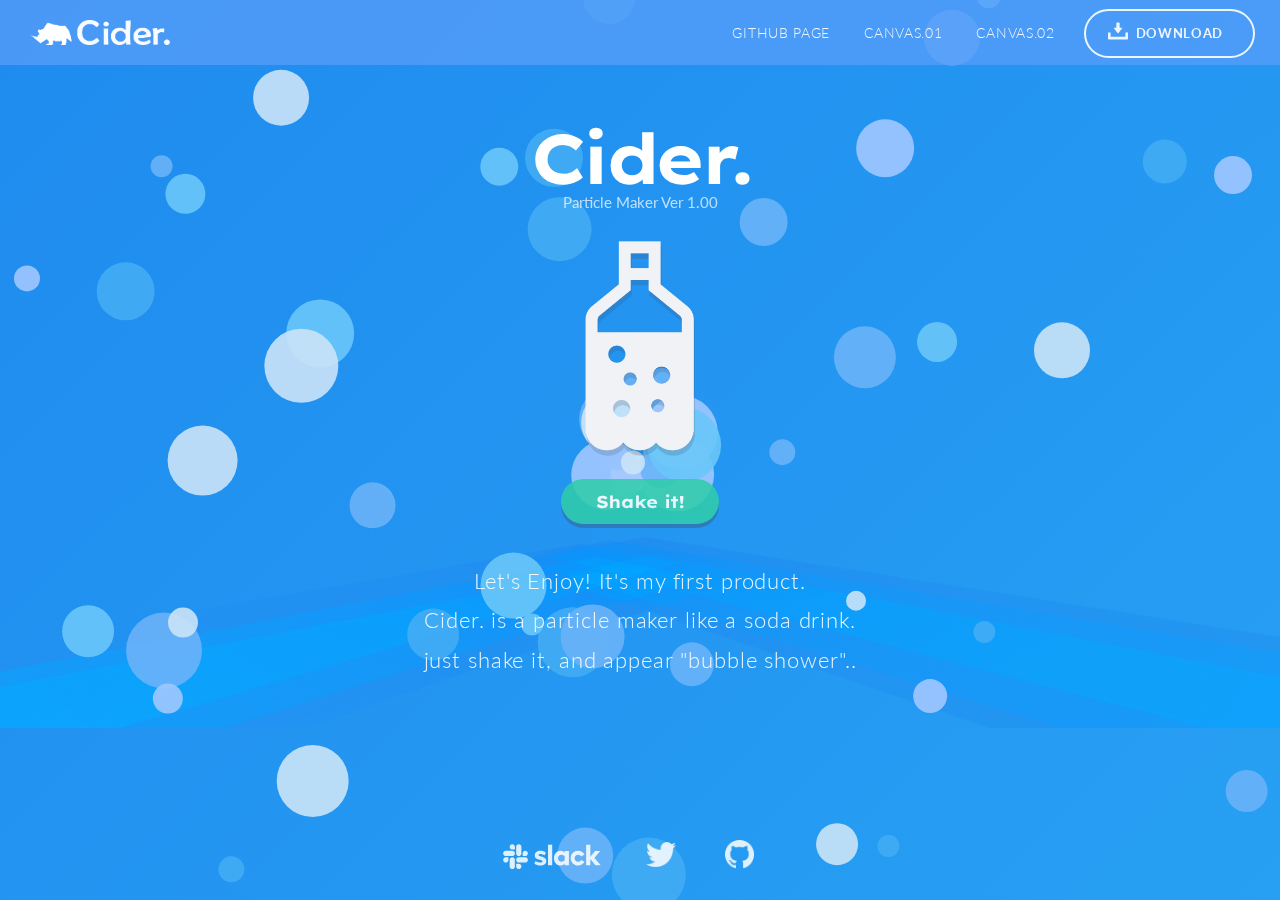
<file: index.html>
<!DOCTYPE html>
<html lang="ja">

<head>
  <meta charset="UTF-8" />
  <meta name="viewport" content="width=device-width, initial-scale=1.0" />
  <meta http-equiv="X-UA-Compatible" content="ie=edge" />
  <title>Cider.| Particle Maker V 1.00</title>
  <link href="https://fonts.googleapis.com/css?family=Lato:300,400|Lexend+Exa&display=swap" rel="stylesheet" />
  <link rel="stylesheet" href="style.css" />
</head>

<body>
  <div class="wrapper">
    <div class="navWrapper">
      <div class="logo">
        <h1>
          <a href="https://peke-pon.github.io/Cider/"><img src="images/logo.png" alt="Cider." width="140"/></a>
        </h1>
      </div>
      <div class="navRight">
        <div id="menu-icon">
          <span class="first"></span>
          <span class="second"></span>
          <span class="third"></span>
        </div>
        <nav id="nav">
          <ul>
              <li>
                  <a href="https://github.com/peke-pon/Cider" target="_blank">GITHUB PAGE</a>
                </li>
            <li>
              <a href="sample01/index.html">CANVAS.01</a>
            </li>
            <li>
              <a href="sample02/index.html">CANVAS.02</a>
            </li>
            <li>
              <a href="https://github.com/peke-pon/Cider/archive/master.zip" class="btn">DOWNLOAD</a>
            </li>
          </ul>
        </nav>
      </div>
    </div>
    <div class="mainArea">
      <div id="canvas-wrap">
        <canvas id="canvas-container"></canvas>
        <canvas id="canvas"></canvas>
      </div>
      <div class="mainInner">
        <main>
          <div class="title">
            <h2>Cider.</h2>
            <span class="subTxt">Particle Maker Ver 1.00</span>
          </div>
          <div class="mainImage">
            <img src="images/mainImage.png" alt="soda drink" onselectstart="return false;"
              onmousedown="return false;" width="110" />
          </div>
          <div class="btnArea">
            <a href="#" id="bottleBtn">Shake it!</a>
          </div>
          <div class="textArea">
            <p>
              Let's Enjoy! It's my first product. <br />
              Cider. is a particle maker like a soda drink.<br />
              just shake it, and appear<br class="d-none"> "bubble shower"..
            </p>
          </div>
        </main>
      </div>
    </div>
    <footer>
      <div class="footerArea">
        <div class="footRight">
          <ul>
            <li><a href="https://slack.com/intl/ja-jp/" class="slack" target="_blank"><span></span></a></li>
            <li><a href="https://twitter.com/" class="twiiter" target="_blank"></a></li>
            <li><a href="https://github.com/peke-pon" class="github" target="_blank"></a></li>
          </ul>
        </div>
      </div>
    </footer>
  </div>
  <script src="index.js"></script>
</body>

</html>
</file>
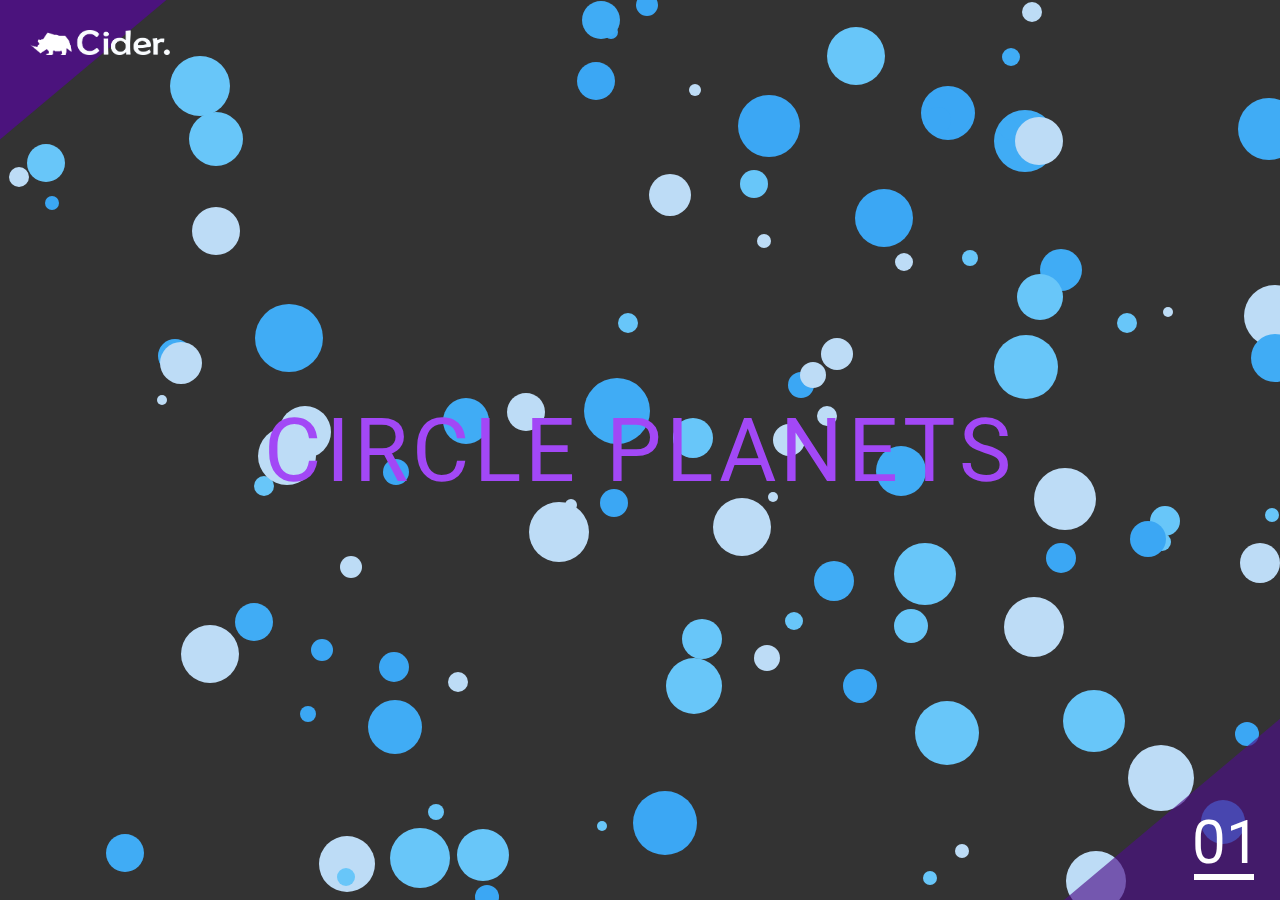
<file: sample01/index.html>
<!DOCTYPE html>
<html lang="ja">

<head>
  <meta charset="UTF-8" />
  <meta name="viewport" content="width=device-width, initial-scale=1.0" />
  <meta http-equiv="X-UA-Compatible" content="ie=edge" />
  <title>Cider.| sample01</title>
  <link href="https://fonts.googleapis.com/css?family=Lato:300,400|Lexend+Exa&display=swap" rel="stylesheet" />
  <link rel="stylesheet" href="style.css" />
</head>
<body>
<div id="canvasWrap">
	<canvas id="contents"></canvas>
	<div id="canvas-txt"><p>
    CIRCLE PLANETS</p></div>
    <div class="logo">
      <a href="https://peke-pon.github.io/Cider/"><img src="../images/logo.png" alt="logo" width="140"></a></div>
      <span class="sub">01</span>
</div>
  <script src="index.js"></script>
</body>

</html>
</file>
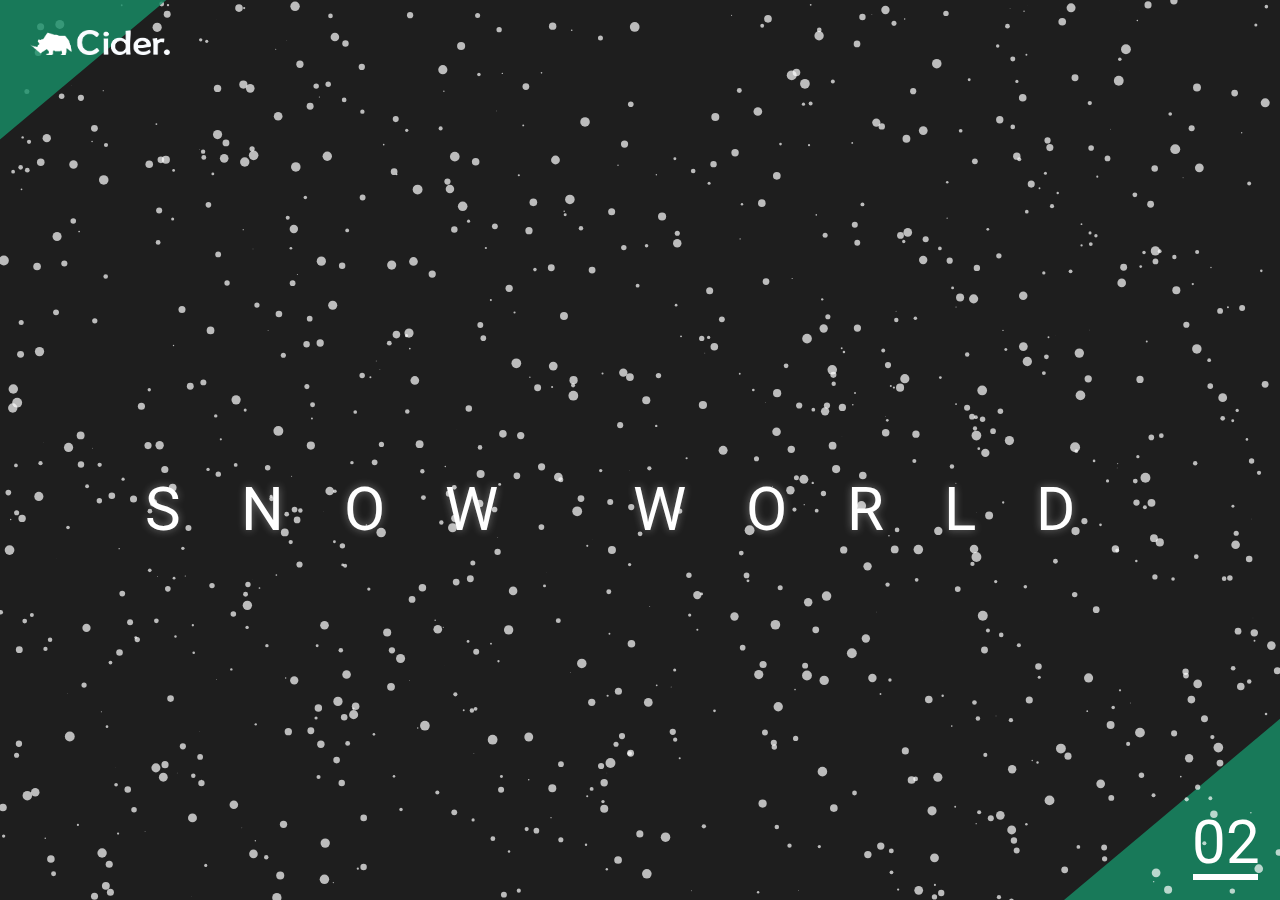
<file: sample02/index.html>
<!DOCTYPE html>
<html lang="ja">

<head>
  <meta charset="UTF-8" />
  <meta name="viewport" content="width=device-width, initial-scale=1.0" />
  <meta http-equiv="X-UA-Compatible" content="ie=edge" />
  <title>Cider.| sample02</title>
  <link href="https://fonts.googleapis.com/css?family=Lato:300,400|Lexend+Exa&display=swap" rel="stylesheet" />
  <link rel="stylesheet" href="style.css" />
</head>

<body>
  <div id="canvasWrap">
      <div class="logo">
          <a href="https://peke-pon.github.io/Cider/"><img src="../images/logo.png" alt="logo" width="140"></a>
      </div>
    <canvas id="contents"></canvas>
    <div id="canvas-txt">
      <p class="snow">
        SNOW WORLD</p>
      </div>
    <span class="sub">02</span>
  </div>
  <script src="index.js"></script>
</body>

</html>
</file>
<file: style.css>
@charset 'utf-8';

body {
  font-family: "Lato", sans-serif;
  font-weight: 300;
  margin: 0;
  background: #1f8bef;
  background: -moz-linear-gradient(-45deg,
      #1f8bef 0%,
      #27a0f3 100%);
  background: -webkit-linear-gradient(-45deg,
      #1f8bef 0%,
      #27a0f3 100%);
  background: linear-gradient(135deg,
      #1f8bef 0%,
      #27a0f3 100%);
  filter: progid:DXImageTransform.Microsoft.gradient(startColorstr='#1f8bef', endColorstr='#27a0f3', GradientType=1);
  user-select: none;
  -moz-user-select: none;
  -webkit-user-select: none;
  -ms-user-select: none;
}

html,
body {
  height: 100%;
}

ul {
  list-style: none;
  margin: 0;
  padding: 0;
}

a {
  text-decoration: none;
}

.wrapper {
  width: 100%;
  height: 100%;
  position: relative;
  overflow: hidden;
}

.wrapper:after {
  background: url(images/background.png) no-repeat;
  display: block;
  content: "";
  width: 100%;
  height: 32%;
  position: relative;
  background-size: contain;
  left: 0;
  bottom: 19%;
}

.navWrapper {
  display: flex;
  position: relative;
  z-index: 10;
  height: 65px;
  padding-left: 30px;
  padding-right: 25px;
  background: rgba(87, 157, 248, 0.753);
  -webkit-box-pack: justify;
  -ms-flex-pack: justify;
  justify-content: space-between;
  -webkit-box-align: center;
  -ms-flex-align: center;
  align-items: center;
  box-sizing: border-box;
}

.navWrapper h1 {
  margin: 0;
  vertical-align: -2px;
  box-sizing: border-box;
  transition: 0.5s;
}

.navWrapper h1:hover {
  transform: rotate(4deg);
}

nav ul li {
  display: inline-block;
}

nav ul li a {
  display: block;
  font-size: 14px;
  letter-spacing: 0.05em;
  color: #fff;
  opacity: 0.9;
  height: 100%; 
  line-height: 65px;
  padding-left: 15px;
  padding-right: 15px;
  box-sizing: border-box;
  transition: 0.3s;
}

nav ul li a:hover {
  opacity: 1;
  font-weight: bold;
}

.navRight {
  position: relative;
}

.navRight .btn {
  font-size: 13px;
  font-weight: bold;
  line-height: 45px;
  padding-left: 50px;
  padding-right: 30px;
  border: 2px solid rgba(255, 255, 255, 1);
  margin-left: 10px;
  border-radius: 30px;
  position: relative;
}

.navRight .btn:before {
  display: block;
  content: "";
  width: 20px;
  height: 20px;
  position: absolute;
  top: 10px;
  left: 22px;
  background: url(images/dwn.svg) no-repeat;
  box-sizing: border-box;
}

.mainInner {
  max-width: 550px;
  margin: 18vh auto 0px;
  text-align: center;
  position: relative;
  z-index: 2;
}

@media only screen and (max-width: 1600px) {
  .mainInner{margin-top: 5vh;}
}

.mainInner h2 {
  color: #ffffff;
  font-size: 70px;
  line-height: 1;
  letter-spacing: -0.08em;
  margin-bottom: 0;
  font-family: "Lexend Exa", sans-serif;
  transition: 0.8s;
  cursor: pointer;
}

.mainInner h2:hover {
  transform: rotateY(360deg) translateY(-20px);
}

.subTxt {
  display: block;
  color: #ffffff;
  font-size: 15px;
  opacity: 0.7;
  font-weight: 400;
}

.mainImage {
  padding-top: 30px;
  padding-bottom: 20px;
}

#bottleBtn {
  display: inline-block;
  height: 45px;
  padding: 0px 35px;
  color: #fff;
  font-weight: bold;
  letter-spacing: -0.05em;
  font-size: 17px;
  line-height: 45px;
  border-radius: 30px;
  background-color: #2fcdaa;
  box-shadow: 0px 4px 0 #44455463;
  font-family: "Lexend Exa", sans-serif;
  opacity: 0.85;
  transition: 0.2s;
}

#bottleBtn:hover {
  opacity: 1;
  transform: scale(1.1);
}

#bottleBtn:active {
  transform: translateY(5px);
  box-shadow: none;
}

.textArea {
  color: #ffffff;
  opacity: 0.9;
  font-size: 22px;
  font-weight: 300;
  line-height: 1.8;
  letter-spacing: 0.04em;
  padding: 5px 30px;
  margin-top: 10px;
  box-sizing: border-box;
  border-radius: 100px;
  transition: 0.5s;
}

.textArea:hover {
  background-color: rgba(60, 45, 200, 0.329);
}

footer {
  position: absolute;
  z-index: 5;
  bottom: 25px;
  left: 0;
  width: 100%;
  background: transparent;
  color: #fff;
  font-weight: 400;
}

.footerArea {
  position: relative;
  z-index: 5;
  width: 100%;
  overflow: hidden;
}

.footerArea ul li {
  display: inline-block;
  font-size: 17px;
  letter-spacing: 0.03em;
  opacity: 0.85;
  padding: 0px 15px;
  position: relative;
}

.footerArea ul li a {
  color: #ffffff;
}

.footRight {
  text-align: center;
  width: 100%;
  padding-right: 50px;
  box-sizing: border-box;
}

.slack:before {
  display: block;
  content: "";
  width: 150px;
  height: 50px;
  position: relative;
  top: 10px;
  left: 0px;
  background: url(images/Slack.svg) no-repeat;
  background-size: 150px 50px;
  transition: 0.2s;
}

.twiiter:before {
  display: block;
  content: "";
  width: 30px;
  height: 30px;
  position: relative;
  left: -15px;
  background: url(images/Twitter.png) no-repeat;
  background-size: 30px;
  transition: 0.2s;
}

.github:before {
  display: block;
  content: "";
  width: 29px;
  height: 29px;
  position: relative;
  top: -3px;
  left: 0px;
  background: url(images/github.png) no-repeat;
  background-size: 29px;
  transition: 0.2s;
}

.slack:hover:before,.twiiter:hover:before,.github:hover:before {
  transform: scale(1.1);
}

#canvas-wrap {
  width: 100%;
  height: 100%;
  position: absolute;
  z-index: 1;
  top: 0;
  left: 0;
}

#canvas {
  position: absolute;
  z-index: 100;
  top: 0;
  left: 0;
}

.move {
  animation-name: bubble;
  animation-duration: 0.2s;
  animation-timing-function: linear;
  animation-iteration-count: 8;
}

@keyframes bubble {
  0% {
    transform: rotate(0deg);
  }

  25% {
    transform: rotate(15deg);
  }

  50% {
    transform: rotate(0deg);
  }

  75% {
    transform: rotate(-15deg);
  }

  100% {
    transform: rotate(0deg);
  }
}

#menu-icon {
  display: none;
}

.d-none {
  display: none;
}

@media only screen and (max-width: 767px) {
  nav {
    position: absolute;
    z-index: 1;
    top: 32px;
    right: 0;
    width: 100vw;
    height: 350px;
    background-color: rgb(50, 47, 58);
    transform: translate(-1000px);
    padding-top: 20px;
    transition: 0.5s;
  }

  nav ul li {
    display: block;
  }

  nav ul li a {
    width: 60%;
    text-align: center;
    margin-bottom: 20px;
    margin-left: auto;
    margin-right: auto;
    opacity: 1;
    font-weight: bold;
  }

  nav.active {
    transform: translate(35px);
    display: block;
  }

  .navRight .btn {
    margin-left: auto;
    padding-left: 15px;
    padding-right: 0;
    margin-top: 25px;
    width: 200px;
  }

  .navRight .btn:before {
    top: 12px;
  }

  .navWrapper {
    padding-left: 8px;
  }

  #menu-icon {
    position: absolute;
    top: -12px;
    right: -16px;
    display: inline;
    cursor: pointer;
  }

  #menu-icon span {
    border: 2px solid #fff;
    width: 26px;
    border-radius: 2px;
    margin-bottom:6px;
    display: block;
    transition: .1s;
  }

  #menu-icon.active .first {
    transform: rotate(45deg);
    -webkit-transform: rotate(45deg);
    margin-top: 11px;
  }

  #menu-icon.active .second {
    transform: rotate(135deg);
    -webkit-transform: rotate(135deg);
    position: relative;
    top: -11px;
  }

  #menu-icon.active .third {
    display: none;
  }

  #menu-icon:after {
    display: block;
    content: '';
    position: absolute;
    top: -14px;
    right: -11px;
    width: 52px;
    height: 52px;
    border-radius: 50%;
    background-color: #45d6caed;
    z-index: -1;
  }

  .mainInner {
    margin-top: 60px;
  }

  .wrapper {
    height: 100%;
  }

  .textArea {
    font-size: 18px;
    font-weight: 400;
  }

  html,
  body {
    height: inherit;
  }

  footer {
    position: absolute;
  }

  .footerArea ul li {
    padding: 0 5px;
  }

  .mainArea {
    margin-bottom: 100px;
  }

  .navWrapper {
    padding-right: 35px;
  }

  .wrapper:after {

    display: none;
  }


}
</file>
<file: sample01/style.css>
@charset 'utf-8';

@import url('https://fonts.googleapis.com/css?family=Roboto:900');

body {
	font-family: 'Roboto', sans-serif;
	overflow: hidden;
	background: #333;
	margin: 0;
}

html,
body {
	height: 100%;
	overflow: hidden;
}

#canvasWrap {
	width: 100%;
	height: 100%;
	position: relative;
	overflow: hidden;
	user-select: none;
}

#canvas-txt {
	font-size: 88px;
	display: -webkit-flex;
	display: flex;
	-webkit-justify-content: center;
	justify-content: center;
	-webkit-align-items: center;
	align-items: center;
	position: absolute;
	left: 0;
	top: 0;
	width: 100%;
	height: 100%;
}

#canvas-txt p {
	color: rgb(162, 72, 246);
	letter-spacing: 0.05em;
}

.sub {
	color: #fff;
	font-size: 60px;
	display: block;
	position: absolute;
	bottom: 22px;
	right: 20px;
}

.sub:before {
	display: block;
	content: '';
	width: 60px;
	height: 6px;
	background: #fff;
	position: absolute;
	bottom: -2px;
	right: 6px;
	
}

.sub:after {
	display: block;
	content: '';
	width: 500px;
	height: 500px;
	background: rgba(77, 15, 136, 0.651);
	position: absolute;
	bottom: -350px;
	right: -350px;
	transform: rotate(50deg);
	z-index: -1;

}

.logo {
	position: absolute;
	top: 30px;
	left: 30px;
}

.logo:after {
	display: block;
	content: '';
	width: 500px;
	height: 500px;
	background: rgba(78, 15, 136, 0.877);
	position: absolute;
	top: -450px;
	left: -300px;
	transform: rotate(50deg);
	z-index: -1;
}

canvas {
	animation-name: ca;
	animation-duration: 40s;
	animation-timing-function: linear;
	animation-iteration-count: infinite;
	position: relative;
	z-index: -1;
	overflow: hidden;
}

@keyframes ca {
	0% {
		transform: scale(1.05)
	}

	50% {
		transform: scale(1.6);
	}

	100% {
		transform: scale(1.05);
	}
}

@media only screen and (max-width: 767px) {
	#canvas-txt p {
		font-size: 60px;
		padding-left: 5%;
	}

	.logo {
		left: 15px;
	}

	.sub:after {
		transform: rotate(55deg);
		bottom: -360px;
		right: -360px;

	}
}
</file>
<file: sample02/style.css>
@charset 'utf-8';

@import url('https://fonts.googleapis.com/css?family=Roboto:900');

body {
	font-family: 'Roboto', sans-serif;
	overflow: hidden;
	background: #1e1e1e;
	margin: 0;
}

html,
body {
	height: 100%;
}

#contents {
	box-sizing: border-box;
}

#canvasWrap {
	width: 100%;
	height: 100%;
	position: relative;
	overflow: hidden;
	user-select: none;
}

#canvas-txt p {
	font-size: 60px;
	display: flex;
	justify-content: center;
	align-items: center;
	position: absolute;
	left: 0;
	top: 0;
	width: 100%;
	height: 100%;
	color: #fff;
	text-shadow: 0 0 8px rgba(255, 255, 255, 0.39);
	letter-spacing: 1em;
	line-height: 2;
}

.sub {
	color: #fff;
	font-size: 60px;
	display: block;
	position: absolute;
	bottom: 22px;
	right: 20px;
}

.sub:before {
	display: block;
	content: '';
	width: 65px;
	height: 6px;
	background: #fff;
	position: absolute;
	bottom: -2px;
	right:2px;
}

.sub:after {
	display: block;
	content: '';
	width: 500px;
	height: 500px;
	background: rgba(24, 144, 104, 0.808);
	position: absolute;
	bottom: -350px;
	right: -350px;
	transform: rotate(50deg);
	z-index: -1;

}

.logo {
	position: absolute;
	top: 30px;
	left: 30px;
	z-index: 1000;
}

.log a {
display: block;
}

.logo:after {
	display: block;
	content: '';
	width: 500px;
	height: 500px;
	background: rgba(24, 144, 104, 0.808);
	position: absolute;
	top: -450px;
	left: -300px;
	transform: rotate(50deg);
	z-index: -1;
}

.snow {
	animation-name: sn;
	animation-duration: 3s;
	animation-timing-function: linear;
	animation-iteration-count: 1;
}

@keyframes sn {
	0% {
		opacity: 0;
	}

	50% {
		opacity: 0.2;
	}

	75% {
		opacity: 0.5;
	}

	100% {
		opacity: 0.95;
	}
}

@media only screen and (max-width: 767px) {
	#canvas-txt p {
		font-size: 40px;
		padding-left: 5%;
		top: -40px;
	}

	.logo {
		left: 15px;
	}

	.sub:after {
		transform: rotate(55deg);
		bottom: -360px;
		right: -360px;

	}
}
</file>
